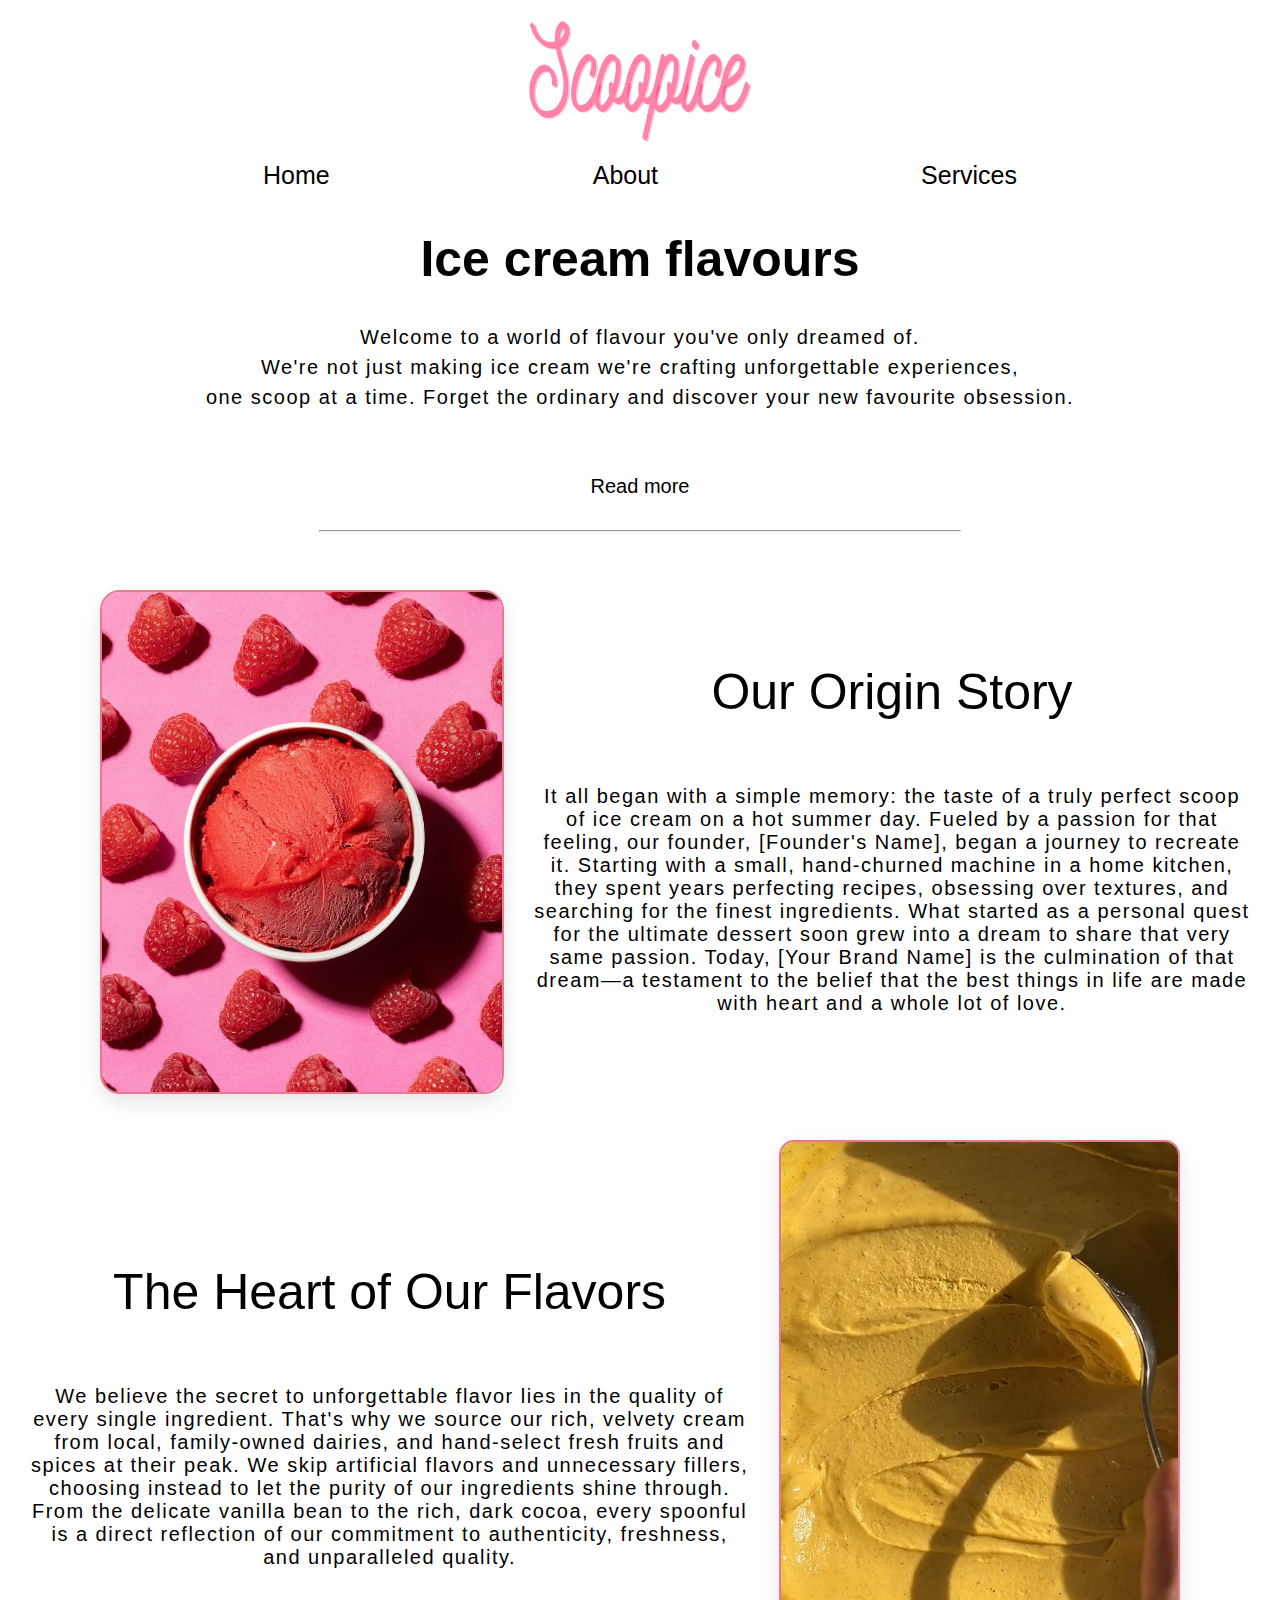
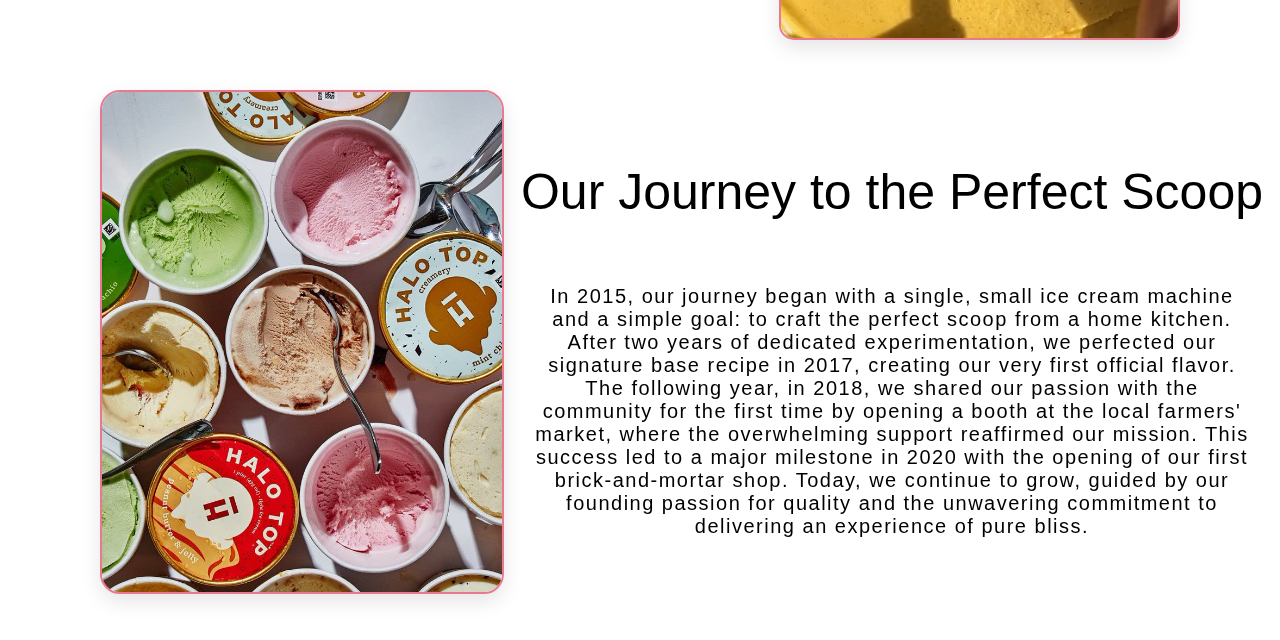
<file: project2about.html>
<!DOCTYPE html>
<html lang="en">
<head>
    <meta charset="UTF-8">
    <meta name="viewport" content="width=device-width, initial-scale=1.0">
    <title>Project 2 about</title>
    <link rel="stylesheet" href="p2about.css">
</head>
<body>
    <div class="logo-box">
        <img src="logo_img.png" class="logo">
    </div>
    <div class="header-elements-box">
            <a href="index.html">Home</a>
            <a href="project2about.html">About</a>
            <a href="#">Services</a>
    </div>
 <div class="topcontent">
    <h1 clas>Ice cream flavours</h1>
 <p>Welcome to a world of flavour you've only dreamed of. 
    <br>We're not just making ice cream we're crafting unforgettable experiences, 
    <br>one scoop at a time. Forget the ordinary and discover your new favourite obsession.

 </p>
 </div>
<div class="read-more-box">
    <a href="https://en.wikipedia.org/wiki/Ice_cream" class="readmore">Read more</a>
</div>
<hr>
<div class="origin-box">
    <div class="origin-img">
        <img src="origin_img.jpeg" alt="">
        </div>
        <div class="origin-content">
        <h1>Our Origin Story</h1>
        <p>It all began with a simple memory: the taste of a truly perfect scoop of ice cream on a hot summer day. Fueled by a passion for that feeling, our founder, [Founder's Name], began a journey to recreate it. Starting with a small, hand-churned machine in a home kitchen, they spent years perfecting recipes, obsessing over textures, and searching for the finest ingredients. What started as a personal quest for the ultimate dessert soon grew into a dream to share that very same passion. Today, [Your Brand Name] is the culmination of that dream—a testament to the belief that the best things in life are made with heart and a whole lot of love.</p>
        </div>
</div>
<div class="about-video">
    <div class="video-content">
        <h1>The Heart of Our Flavors</h1>
    <p>We believe the secret to unforgettable flavor lies in the quality of every single ingredient. That's why we source our rich, velvety cream from local, family-owned dairies, and hand-select fresh fruits and spices at their peak. We skip artificial flavors and unnecessary fillers, choosing instead to let the purity of our ingredients shine through. From the delicate vanilla bean to the rich, dark cocoa, every spoonful is a direct reflection of our commitment to authenticity, freshness, and unparalleled quality.</p>
    </div>
    <video autoplay muted loop playsinline>
        <source src="ingredient.mp4" type="video/mp4">
    </video>
</div>
<div class="origin-box">
    <div class="origin-img">
        <img src="story_img.jpeg" alt="">
    </div>
    <div class="origin-content">
        <h1>Our Journey to the Perfect Scoop
        </h1>
        <p>In 2015, our journey began with a single, small ice cream machine and a simple goal: to craft the perfect scoop from a home kitchen. After two years of dedicated experimentation, we perfected our signature base recipe in 2017, creating our very first official flavor. The following year, in 2018, we shared our passion with the community for the first time by opening a booth at the local farmers' market, where the overwhelming support reaffirmed our mission. This success led to a major milestone in 2020 with the opening of our first brick-and-mortar shop. Today, we continue to grow, guided by our founding passion for quality and the unwavering commitment to delivering an experience of pure bliss.</p>
        </div>

</div>
</body>
</html>
</file>
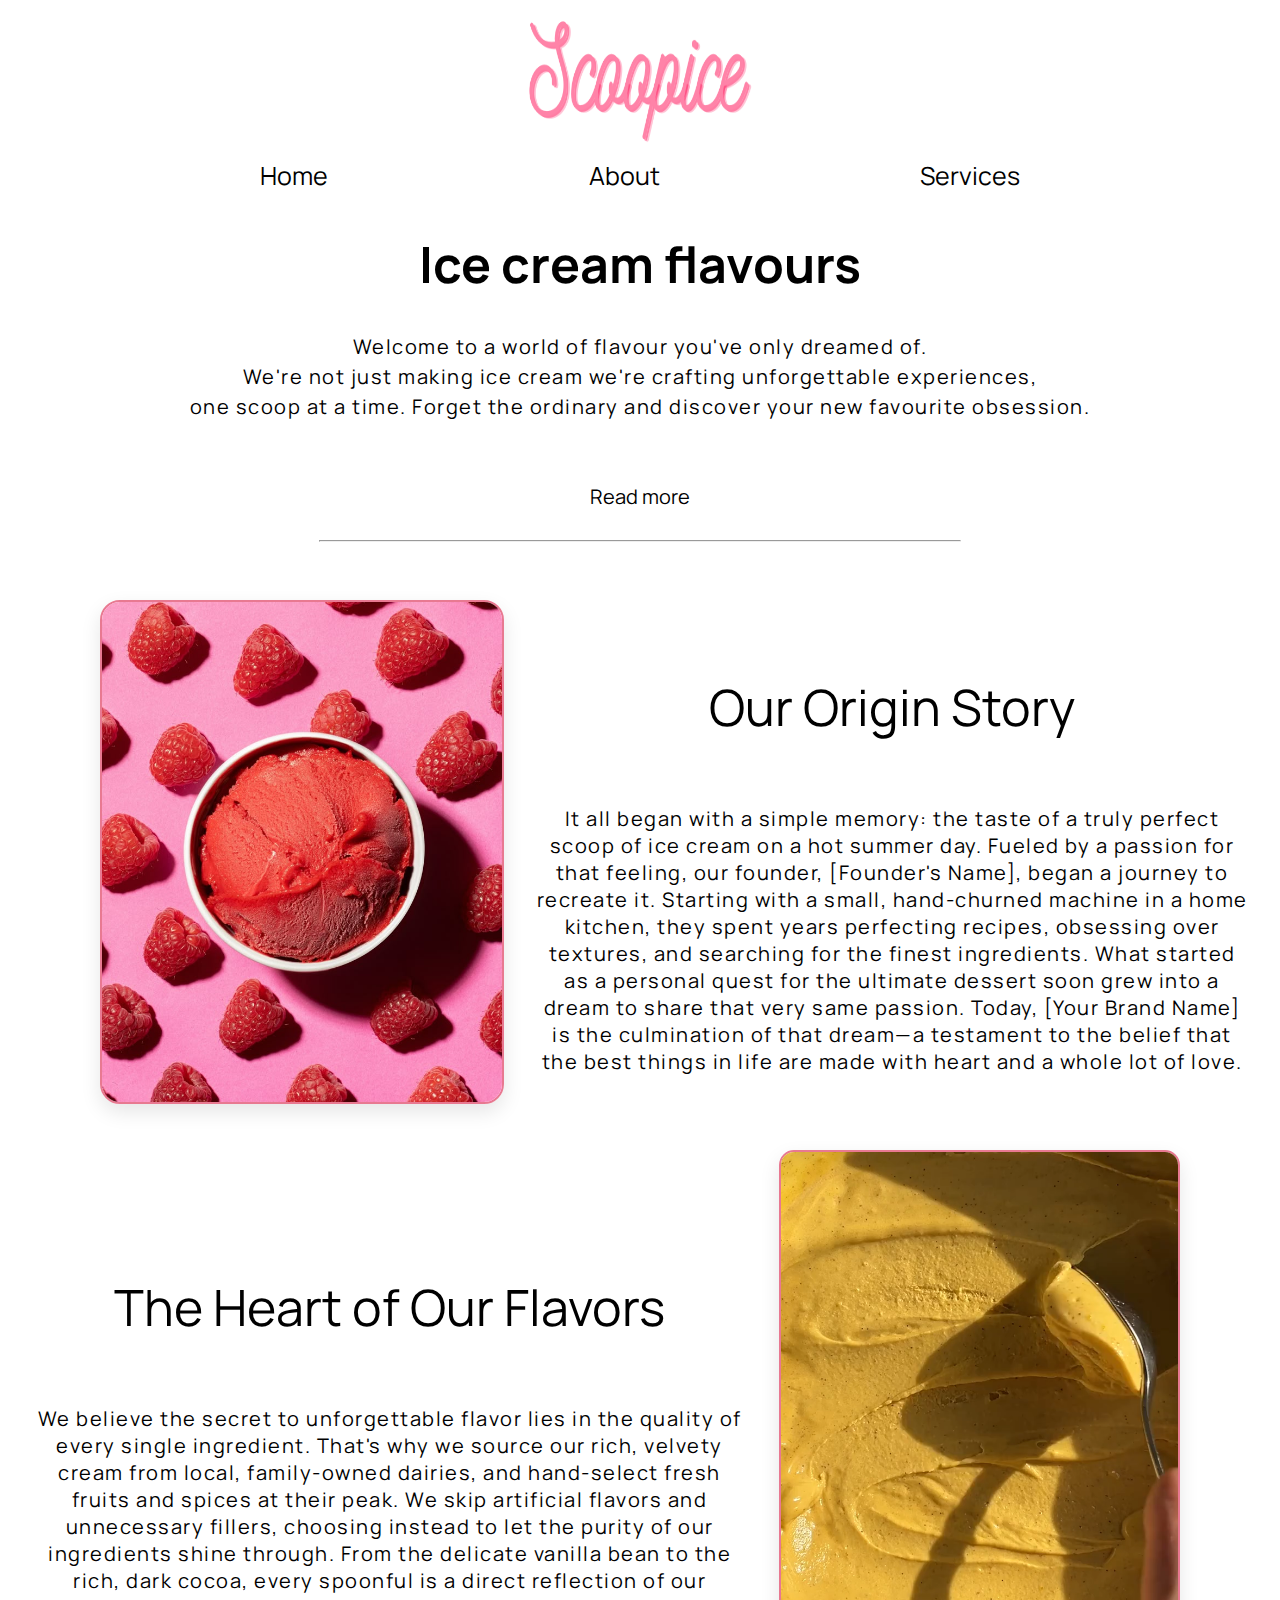
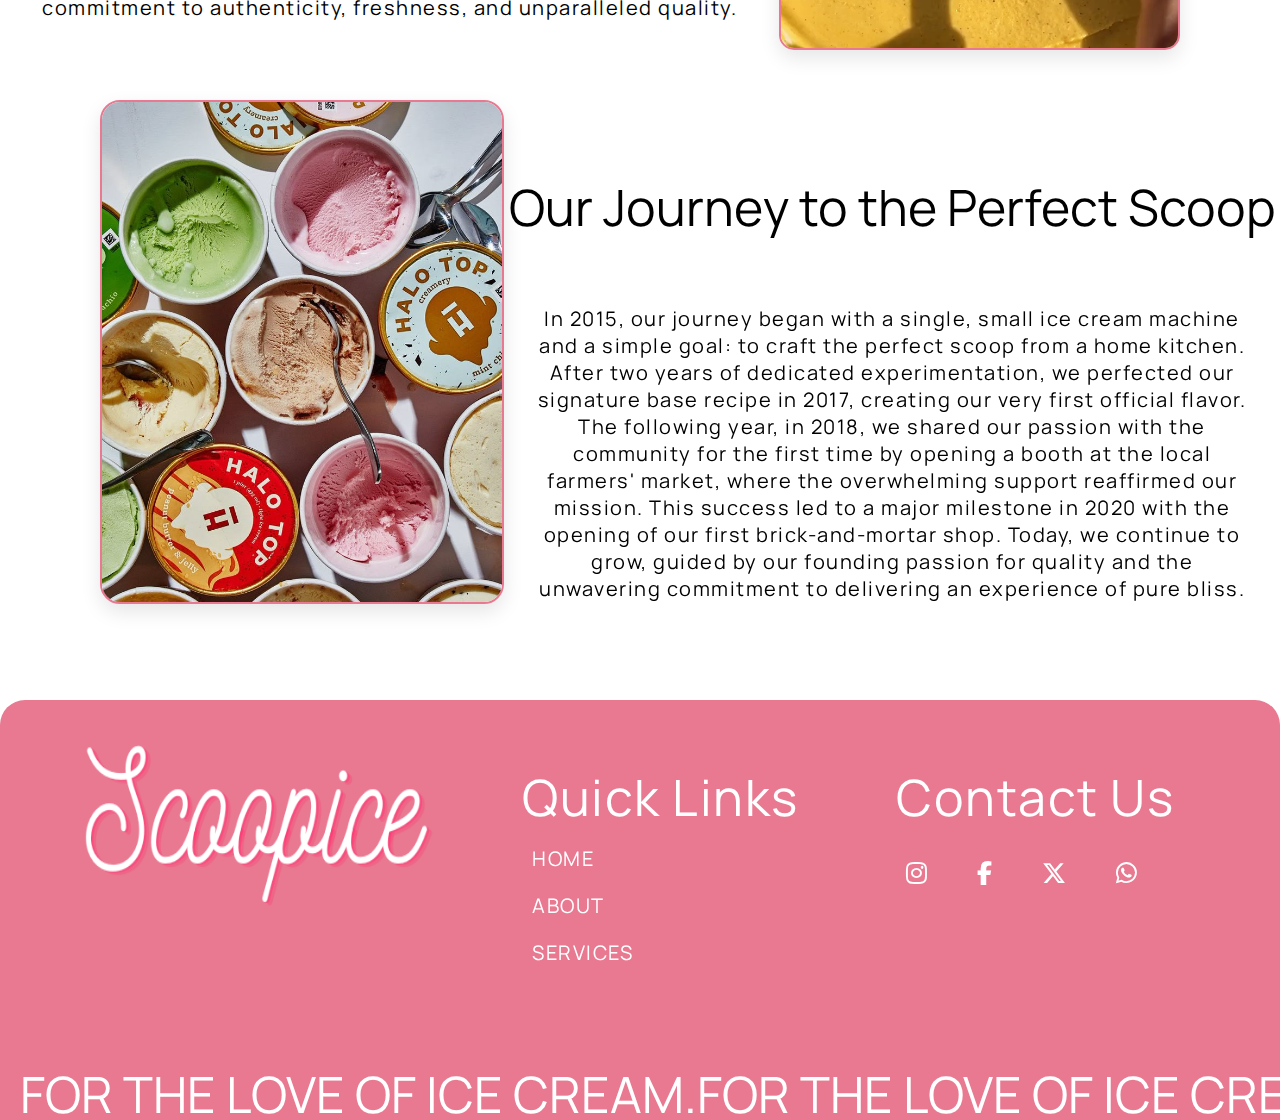
<file: project 2 file/project2about.html>
<!DOCTYPE html>
<html lang="en">
<head>
    <meta charset="UTF-8">
    <meta name="viewport" content="width=device-width, initial-scale=1.0">
    <title>Project 2 about</title>
    <link rel="stylesheet" href="p2about.css">
    <link rel="preconnect" href="https://fonts.gstatic.com" crossorigin>
    <link href="https://fonts.googleapis.com/css2?family=Manrope:wght@200..800&display=swap" rel="stylesheet">
    <link rel="stylesheet" href="https://cdnjs.cloudflare.com/ajax/libs/font-awesome/6.4.2/css/all.min.css">
</head>
<body>
    <div class="logo-box">
        <img src="logo_img.png" class="logo">
    </div>
    <div class="header-elements-box">
            <a href="index.html">Home</a>
            <a href="project2about.html">About</a>
            <a href="#">Services</a>
    </div>
 <div class="topcontent">
    <h1 clas>Ice cream flavours</h1>
 <p>Welcome to a world of flavour you've only dreamed of. 
    <br>We're not just making ice cream we're crafting unforgettable experiences, 
    <br>one scoop at a time. Forget the ordinary and discover your new favourite obsession.

 </p>
 </div>
<div class="read-more-box">
    <a href="https://en.wikipedia.org/wiki/Ice_cream" class="readmore">Read more</a>
</div>
<hr>
<div class="origin-box">
    <div class="origin-img">
        <img src="origin_img.jpeg" alt="">
        </div>
        <div class="origin-content">
        <h1>Our Origin Story</h1>
        <p>It all began with a simple memory: the taste of a truly perfect scoop of ice cream on a hot summer day. Fueled by a passion for that feeling, our founder, [Founder's Name], began a journey to recreate it. Starting with a small, hand-churned machine in a home kitchen, they spent years perfecting recipes, obsessing over textures, and searching for the finest ingredients. What started as a personal quest for the ultimate dessert soon grew into a dream to share that very same passion. Today, [Your Brand Name] is the culmination of that dream—a testament to the belief that the best things in life are made with heart and a whole lot of love.</p>
        </div>
</div>
<div class="about-video">
    <div class="video-content">
        <h1>The Heart of Our Flavors</h1>
    <p>We believe the secret to unforgettable flavor lies in the quality of every single ingredient. That's why we source our rich, velvety cream from local, family-owned dairies, and hand-select fresh fruits and spices at their peak. We skip artificial flavors and unnecessary fillers, choosing instead to let the purity of our ingredients shine through. From the delicate vanilla bean to the rich, dark cocoa, every spoonful is a direct reflection of our commitment to authenticity, freshness, and unparalleled quality.</p>
    </div>
    <video autoplay muted loop playsinline>
        <source src="ingredient.mp4" type="video/mp4">
    </video>
</div>
<div class="origin-box">
    <div class="origin-img">
        <img src="story_img.jpeg" alt="">
    </div>
    <div class="origin-content">
        <h1>Our Journey to the Perfect Scoop
        </h1>
        <p>In 2015, our journey began with a single, small ice cream machine and a simple goal: to craft the perfect scoop from a home kitchen. After two years of dedicated experimentation, we perfected our signature base recipe in 2017, creating our very first official flavor. The following year, in 2018, we shared our passion with the community for the first time by opening a booth at the local farmers' market, where the overwhelming support reaffirmed our mission. This success led to a major milestone in 2020 with the opening of our first brick-and-mortar shop. Today, we continue to grow, guided by our founding passion for quality and the unwavering commitment to delivering an experience of pure bliss.</p>
    </div>

</div>
<div class="footer">
    <div class="footerlogo">
       <img src="footerlogo_img.png" alt="">
    </div>
    <div class="footer-elements">
        <h1>Quick Links</h1>
        <ul>
            <li><a href="index.html">HOME</a></li>
            <br>
            <li><a href="project2about.html">ABOUT</a></li>
            <br>
            <li><a href="#">SERVICES</a></li>
        </ul>
    </div>
    <div class="footercontact">
        <h1>Contact Us</h1>
        <ul>
            <li><a href="https://instagram.com/yourprofile" target="_blank"><i class="fab fa-instagram"></i></a></li>
            <li><a href="https://facebook.com/yourprofile" target="_blank"><i class="fab fa-facebook-f"></i></a></li>
            <li><a href="https://twitter.com/yourprofile" target="_blank"><i class="fab fa-x-twitter"></i></a></li>
            <li><a href="https://www.whatsapp.com/" target="_blank"><i class="fab fa-whatsapp"></i></a></li>
        </ul>
    </div>
</div> 
<div class="textbelt">
    <div class="beltcontent">
        <span>FOR THE LOVE OF ICE CREAM.FOR THE LOVE OF ICE CREAM.FOR THE LOVE OF ICE CREAM.</span>
        <span>FOR THE LOVE OF ICE CREAM.FOR THE LOVE OF ICE CREAM.FOR THE LOVE OF ICE CREAM.</span>
    </div>
</div>
</body>
</html>
</file>
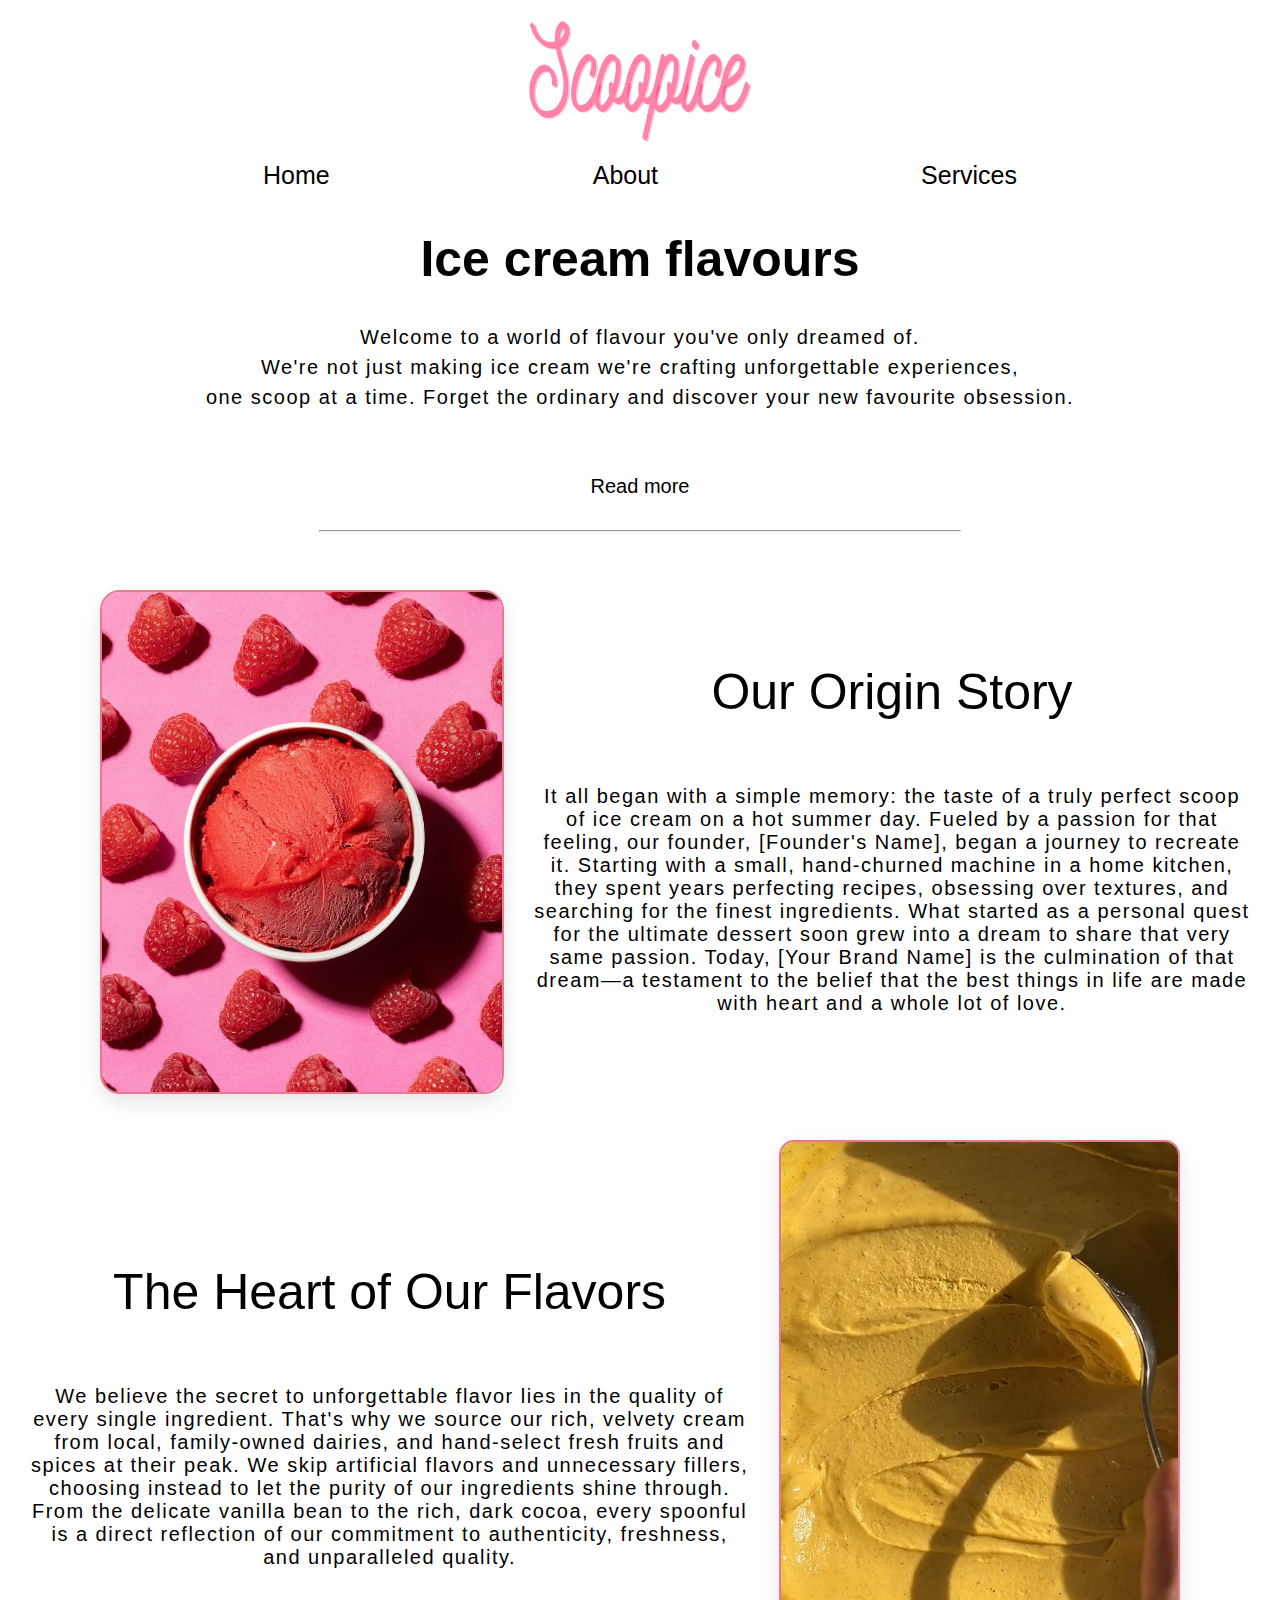
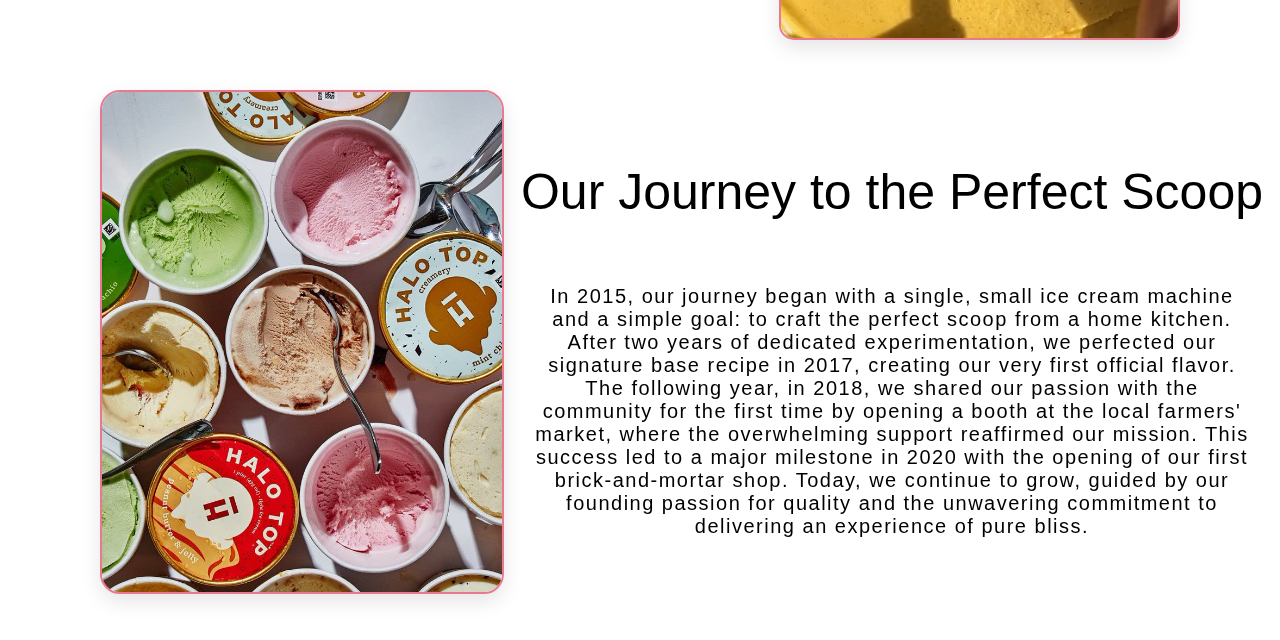
<file: PROJECT 2/project2about.html>
<!DOCTYPE html>
<html lang="en">
<head>
    <meta charset="UTF-8">
    <meta name="viewport" content="width=device-width, initial-scale=1.0">
    <title>Project 2 about</title>
    <link rel="stylesheet" href="p2about.css">
</head>
<body>
    <div class="logo-box">
        <img src="logo_img.png" class="logo">
    </div>
    <div class="header-elements-box">
            <a href="project2.html">Home</a>
            <a href="project2about.html">About</a>
            <a href="#">Services</a>
    </div>
 <div class="topcontent">
    <h1 clas>Ice cream flavours</h1>
 <p>Welcome to a world of flavour you've only dreamed of. 
    <br>We're not just making ice cream we're crafting unforgettable experiences, 
    <br>one scoop at a time. Forget the ordinary and discover your new favourite obsession.

 </p>
 </div>
<div class="read-more-box">
    <a href="https://en.wikipedia.org/wiki/Ice_cream" class="readmore">Read more</a>
</div>
<hr>
<div class="origin-box">
    <div class="origin-img">
        <img src="origin_img.jpeg" alt="">
        </div>
        <div class="origin-content">
        <h1>Our Origin Story</h1>
        <p>It all began with a simple memory: the taste of a truly perfect scoop of ice cream on a hot summer day. Fueled by a passion for that feeling, our founder, [Founder's Name], began a journey to recreate it. Starting with a small, hand-churned machine in a home kitchen, they spent years perfecting recipes, obsessing over textures, and searching for the finest ingredients. What started as a personal quest for the ultimate dessert soon grew into a dream to share that very same passion. Today, [Your Brand Name] is the culmination of that dream—a testament to the belief that the best things in life are made with heart and a whole lot of love.</p>
        </div>
</div>
<div class="about-video">
    <div class="video-content">
        <h1>The Heart of Our Flavors</h1>
    <p>We believe the secret to unforgettable flavor lies in the quality of every single ingredient. That's why we source our rich, velvety cream from local, family-owned dairies, and hand-select fresh fruits and spices at their peak. We skip artificial flavors and unnecessary fillers, choosing instead to let the purity of our ingredients shine through. From the delicate vanilla bean to the rich, dark cocoa, every spoonful is a direct reflection of our commitment to authenticity, freshness, and unparalleled quality.</p>
    </div>
    <video autoplay muted loop playsinline>
        <source src="ingredient.mp4" type="video/mp4">
    </video>
</div>
<div class="origin-box">
    <div class="origin-img">
        <img src="story_img.jpeg" alt="">
    </div>
    <div class="origin-content">
        <h1>Our Journey to the Perfect Scoop
        </h1>
        <p>In 2015, our journey began with a single, small ice cream machine and a simple goal: to craft the perfect scoop from a home kitchen. After two years of dedicated experimentation, we perfected our signature base recipe in 2017, creating our very first official flavor. The following year, in 2018, we shared our passion with the community for the first time by opening a booth at the local farmers' market, where the overwhelming support reaffirmed our mission. This success led to a major milestone in 2020 with the opening of our first brick-and-mortar shop. Today, we continue to grow, guided by our founding passion for quality and the unwavering commitment to delivering an experience of pure bliss.</p>
        </div>

</div>
</body>
</html>
</file>
<file: p2about.css>
body{
    margin: 0%;
    padding: 0%;
    font-family: "Manrope", sans-serif;
}

.logo-box{
    height: 150px;
    margin: 0%;
    display: flex;
    flex-direction: row;
    justify-content: center;
}
.logo{
    margin-top: 0%;
    height: 150px;
    width: 240px;
}

.header-elements-box{
    height: 50px;
    width: 100%;
    display: flex;
    flex-direction: row;
    justify-content:space-evenly;
    transition: 0.5 ease-in-out;
    /* background-color: #F5B6C4; */
    align-items: center;
}

.header-elements-box a{
    text-decoration: none;
    color: black;
    font-size: 25px;
}

.header-elements-box a:hover{
    color: #e87991;
}

.topcontent h1{
    margin-top: 30px;
    font-size: 50px;
    text-align: center;
}

.topcontent p{
    font-size: 20px;
    letter-spacing: 1.5px;
    line-height: 30px;
    text-align: center;
    margin-bottom: 50px;
}

.read-more-box{
    height: 60px;
    display: flex;
    flex-direction: row;
    justify-content: center;
}

.readmore{
    height: 50px;
    width: 150px;
    display: flex;
    flex-direction: row;
    color: black;
    text-decoration: none;
    font-size: 20px;
    text-align: center;
    background-color: white;
    justify-content: center;
    align-items: center;
    border-radius: 15px;
    transition: all 0.5s ease;
}

.readmore:hover{
    background-color:#e87991;;
    color: white;
    border-radius: 15px;
}

hr{
    width: 50%;
}

.origin-box{
    height: 600px;
    width: 100%;
    /* background-color: coral; */
    display: flex;
    flex-direction: row;
}

.origin-content h1{
    text-align: center;
    font-size: 50px;
    font-weight: 400;
    padding-top: 90px;
}

.origin-content p{
    text-align: center;
    letter-spacing: 1.5px;
    font-size: 20px;
    padding: 30px;
    
}

.origin-img img{
    height: 500px;
    width: 400px;
    border: 2px solid #e87991;
    border-radius: 20px;
    margin-left: 100px;
    margin-top: 50px;
    box-shadow: 0 8px 20px rgba(0, 0, 0, 0.1);
}

.about-video{
    height: 500px;
    width: 100%;
    display: flex;
    flex-direction: row;
}

.video-content{
    text-align: center;
}

.video-content h1{
    font-weight: 400;
    font-size: 50px;
    padding-top: 90px;
}

.video-content p{
    letter-spacing: 1.5px;
    font-size: 20px;
    padding: 30px;
}

.about-video video{
    width: 400px;
    height: auto;
    display: block;
    border: 2px solid #e87991;
    border-radius: 15px;
    margin-right: 100px;
    box-shadow: 0 8px 20px rgba(0, 0, 0, 0.1);
}

.storybox{
    height: 600px;
    width: 100%;
    /* background-color: coral; */
    display: flex;
    flex-direction: row;
}
</file>
<file: project 2 file/p2about.css>
body{
    margin: 0%;
    padding: 0%;
    font-family: "Manrope", sans-serif;
}

.logo-box{
    height: 150px;
    margin: 0%;
    display: flex;
    flex-direction: row;
    justify-content: center;
}
.logo{
    margin-top: 0%;
    height: 150px;
    width: 240px;
}

.header-elements-box{
    height: 50px;
    width: 100%;
    display: flex;
    flex-direction: row;
    justify-content:space-evenly;
    transition: 0.5 ease-in-out;
    /* background-color: #F5B6C4; */
    align-items: center;
}

.header-elements-box a{
    text-decoration: none;
    color: black;
    font-size: 25px;
}

.header-elements-box a:hover{
    color: #e87991;
}

.topcontent h1{
    margin-top: 30px;
    font-size: 50px;
    text-align: center;
}

.topcontent p{
    font-size: 20px;
    letter-spacing: 1.5px;
    line-height: 30px;
    text-align: center;
    margin-bottom: 50px;
}

.read-more-box{
    height: 60px;
    display: flex;
    flex-direction: row;
    justify-content: center;
}

.readmore{
    height: 50px;
    width: 150px;
    display: flex;
    flex-direction: row;
    color: black;
    text-decoration: none;
    font-size: 20px;
    text-align: center;
    background-color: white;
    justify-content: center;
    align-items: center;
    border-radius: 15px;
    transition: all 0.5s ease;
}

.readmore:hover{
    background-color:#e87991;;
    color: white;
    border-radius: 15px;
}

hr{
    width: 50%;
}

.origin-box{
    height: 600px;
    width: 100%;
    /* background-color: coral; */
    display: flex;
    flex-direction: row;
}

.origin-content h1{
    text-align: center;
    font-size: 50px;
    font-weight: 400;
    padding-top: 90px;
}

.origin-content p{
    text-align: center;
    letter-spacing: 1.5px;
    font-size: 20px;
    padding: 30px;
    
}

.origin-img img{
    height: 500px;
    width: 400px;
    border: 2px solid #e87991;
    border-radius: 20px;
    margin-left: 100px;
    margin-top: 50px;
    box-shadow: 0 8px 20px rgba(0, 0, 0, 0.1);
}

.about-video{
    height: 500px;
    width: 100%;
    display: flex;
    flex-direction: row;
}

.video-content{
    text-align: center;
}

.video-content h1{
    font-weight: 400;
    font-size: 50px;
    padding-top: 90px;
}

.video-content p{
    letter-spacing: 1.5px;
    font-size: 20px;
    padding: 30px;
}

.about-video video{
    width: 400px;
    height: auto;
    display: block;
    border: 2px solid #e87991;
    border-radius: 15px;
    margin-right: 100px;
    box-shadow: 0 8px 20px rgba(0, 0, 0, 0.1);
}

.storybox{
    height: 600px;
    width: 100%;
    /* background-color: coral; */
    display: flex;
    flex-direction: row;
}

.footer{
    height: 350px;
    width: 100%;
    background-color: #e87991;
    margin-top: 50px;
    display: flex;
    flex-direction: row;
    border-top-right-radius: 25px;
    border-top-left-radius: 25px;
}
.footerlogo{
    width: 40%;
    height: 350px;
    /* background-color: aqua; */
    display: flex;
    flex-direction: row;
    justify-content: center;
}

.footerlogo img{
    height: 180px;
    width: 370px;
    margin-top: 30px;
}
.footer-elements{
    width: 30%;
    height: 350px;
    /* background-color: aqua; */
    color: white;
    display: flex;
    flex-direction: column;
    align-items: flex-start;
}

.footer-elements h1{
    padding-top: 30px;
    padding-left: 10px;
    font-size: 50px;
    font-weight: 400;
    margin-bottom: 15px;
    letter-spacing: 1.5px;
}

.footer-elements ul{
    list-style: none;
    margin-top: 0%;
    padding-left: 20px;
}

.footer-elements a{
    text-decoration: none;
    color: white;
    font-size: 20px;
    letter-spacing: 1.5px;
    line-height: 25px;
    transition: all 0.5s ease-in-out;
}

.footer-elements a:hover{
    text-decoration: underline;
}

.footercontact{
    height: 350px;
    width: 30%;
    display: flex;
    flex-direction: column;
    align-items: flex-start;
    
    
}

.footercontact h1{
    color: white;
    font-weight: 400;
    font-size: 50px;
    padding-top: 30px;
    margin-bottom: 15px;
    letter-spacing: 1.5px;
}

.footercontact ul{
    list-style: none;
    padding: 0;
    margin: 10px;
    display: flex; 
    justify-content: center; 
    gap: 50px;
}

.footercontact a{
    color: white;
    font-size: 24px; 
    transition: color 0.3s ease; 
}

.footercontact a:hover{
    color: #e7244e;
}

.textbelt{
    height:70px;
    background-color: #e87991;
    color: #fff;
    font-size: 50px;
    width: 100%;
    overflow: hidden;
    padding: 10px 0;
    box-sizing: border-box;
}

.beltcontent{
    display: flex;
    white-space: nowrap;
    animation: scroll-text 20s linear infinite;
}

.beltcontent span{
    display: inline-block;
    padding: 0 20px;
}

@keyframes scroll-text {
    from {
        transform: translateX(0%);
    }
    to {
        transform: translateX(-100%);
    }
}
</file>
<file: PROJECT 2/p2about.css>
body{
    margin: 0%;
    padding: 0%;
    font-family: "Manrope", sans-serif;
}

.logo-box{
    height: 150px;
    margin: 0%;
    display: flex;
    flex-direction: row;
    justify-content: center;
}
.logo{
    margin-top: 0%;
    height: 150px;
    width: 240px;
}

.header-elements-box{
    height: 50px;
    width: 100%;
    display: flex;
    flex-direction: row;
    justify-content:space-evenly;
    transition: 0.5 ease-in-out;
    /* background-color: #F5B6C4; */
    align-items: center;
}

.header-elements-box a{
    text-decoration: none;
    color: black;
    font-size: 25px;
}

.header-elements-box a:hover{
    color: #e87991;
}

.topcontent h1{
    margin-top: 30px;
    font-size: 50px;
    text-align: center;
}

.topcontent p{
    font-size: 20px;
    letter-spacing: 1.5px;
    line-height: 30px;
    text-align: center;
    margin-bottom: 50px;
}

.read-more-box{
    height: 60px;
    display: flex;
    flex-direction: row;
    justify-content: center;
}

.readmore{
    height: 50px;
    width: 150px;
    display: flex;
    flex-direction: row;
    color: black;
    text-decoration: none;
    font-size: 20px;
    text-align: center;
    background-color: white;
    justify-content: center;
    align-items: center;
    border-radius: 15px;
    transition: all 0.5s ease;
}

.readmore:hover{
    background-color:#e87991;;
    color: white;
    border-radius: 15px;
}

hr{
    width: 50%;
}

.origin-box{
    height: 600px;
    width: 100%;
    /* background-color: coral; */
    display: flex;
    flex-direction: row;
}

.origin-content h1{
    text-align: center;
    font-size: 50px;
    font-weight: 400;
    padding-top: 90px;
}

.origin-content p{
    text-align: center;
    letter-spacing: 1.5px;
    font-size: 20px;
    padding: 30px;
    
}

.origin-img img{
    height: 500px;
    width: 400px;
    border: 2px solid #e87991;
    border-radius: 20px;
    margin-left: 100px;
    margin-top: 50px;
    box-shadow: 0 8px 20px rgba(0, 0, 0, 0.1);
}

.about-video{
    height: 500px;
    width: 100%;
    display: flex;
    flex-direction: row;
}

.video-content{
    text-align: center;
}

.video-content h1{
    font-weight: 400;
    font-size: 50px;
    padding-top: 90px;
}

.video-content p{
    letter-spacing: 1.5px;
    font-size: 20px;
    padding: 30px;
}

.about-video video{
    width: 400px;
    height: auto;
    display: block;
    border: 2px solid #e87991;
    border-radius: 15px;
    margin-right: 100px;
    box-shadow: 0 8px 20px rgba(0, 0, 0, 0.1);
}

.storybox{
    height: 600px;
    width: 100%;
    /* background-color: coral; */
    display: flex;
    flex-direction: row;
}
</file>
